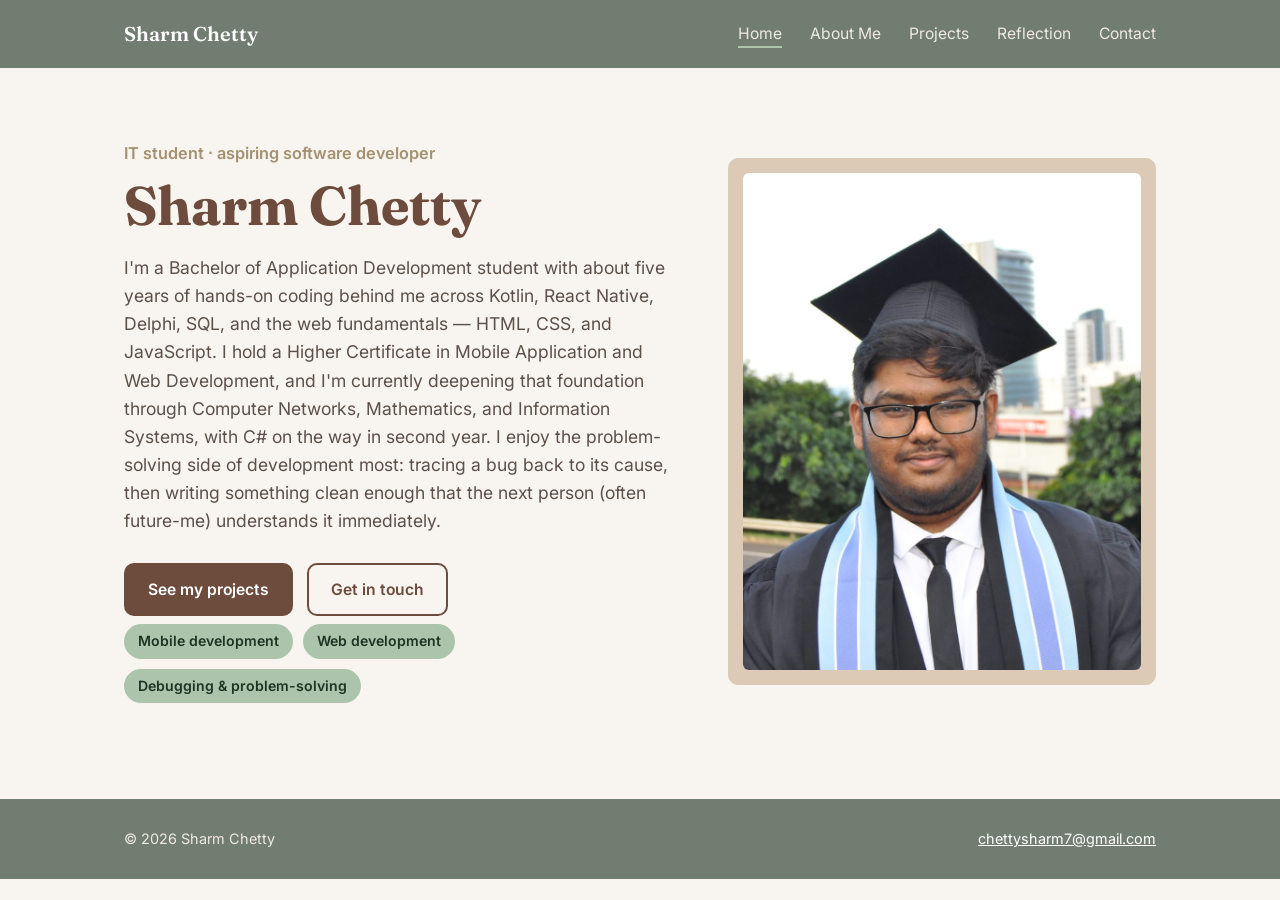
<file: index.html>
<!DOCTYPE html>
<html lang="en">
<head>
  <meta charset="UTF-8">
  <meta name="viewport" content="width=device-width, initial-scale=1.0">
  <title>Sharm Chetty — Aspiring Software Developer</title>
  <meta name="description" content="Portfolio of Sharm Chetty, an aspiring software developer and IT student specialising in mobile and web application development.">
  <link rel="preconnect" href="https://fonts.googleapis.com">
  <link href="https://fonts.googleapis.com/css2?family=Fraunces:wght@500;600;700&family=Inter:wght@400;500;600;700&display=swap" rel="stylesheet">
  <link rel="stylesheet" href="css/style.css">
</head>
<body>
  <a class="skip-link" href="#main">Skip to main content</a>

  <header class="site-header">
    <nav class="nav">
      <a class="brand" href="index.html">Sharm Chetty</a>
      <button class="nav-toggle" aria-label="Toggle navigation" aria-expanded="false">&#9776;</button>
      <ul class="nav-links">
        <li><a href="index.html" aria-current="page">Home</a></li>
        <li><a href="pages/about.html">About Me</a></li>
        <li><a href="pages/projects.html">Projects</a></li>
        <li><a href="pages/reflection.html">Reflection</a></li>
        <li><a href="pages/contact.html">Contact</a></li>
      </ul>
    </nav>
  </header>

  <main id="main">
    <section class="hero">
      <div class="wrap hero-grid">
        <div>
          <p class="eyebrow">IT student · aspiring software developer</p>
          <h1>Sharm Chetty</h1>
          <p class="lede">
            I'm a Bachelor of Application Development student with about five years of
            hands-on coding behind me across Kotlin, React Native, Delphi, SQL, and the
            web fundamentals — HTML, CSS, and JavaScript. I hold a Higher Certificate in
            Mobile Application and Web Development, and I'm currently deepening that
            foundation through Computer Networks, Mathematics, and Information Systems,
            with C# on the way in second year. I enjoy the problem-solving side of
            development most: tracing a bug back to its cause, then writing something
            clean enough that the next person (often future-me) understands it
            immediately.
          </p>
          <div class="hero-actions">
            <a class="btn btn-primary" href="pages/projects.html">See my projects</a>
            <a class="btn btn-outline" href="pages/contact.html">Get in touch</a>
          </div>
          <div class="interest-tags">
            <span class="tag">Mobile development</span>
            <span class="tag">Web development</span>
            <span class="tag">Debugging &amp; problem-solving</span>
          </div>
        </div>
        <div class="portrait-frame">
          <img src="assets/profilepicpreply.jpeg" alt="Portrait of Sharm Chetty">
        </div>
      </div>
    </section>
  </main>

  <footer class="site-footer">
    <div class="wrap">
      <span>&copy; 2026 Sharm Chetty</span>
      <span><a href="pages/contact.html">chettysharm7@gmail.com</a></span>
    </div>
  </footer>

  <script src="js/script.js"></script>
</body>
</html>
</file>
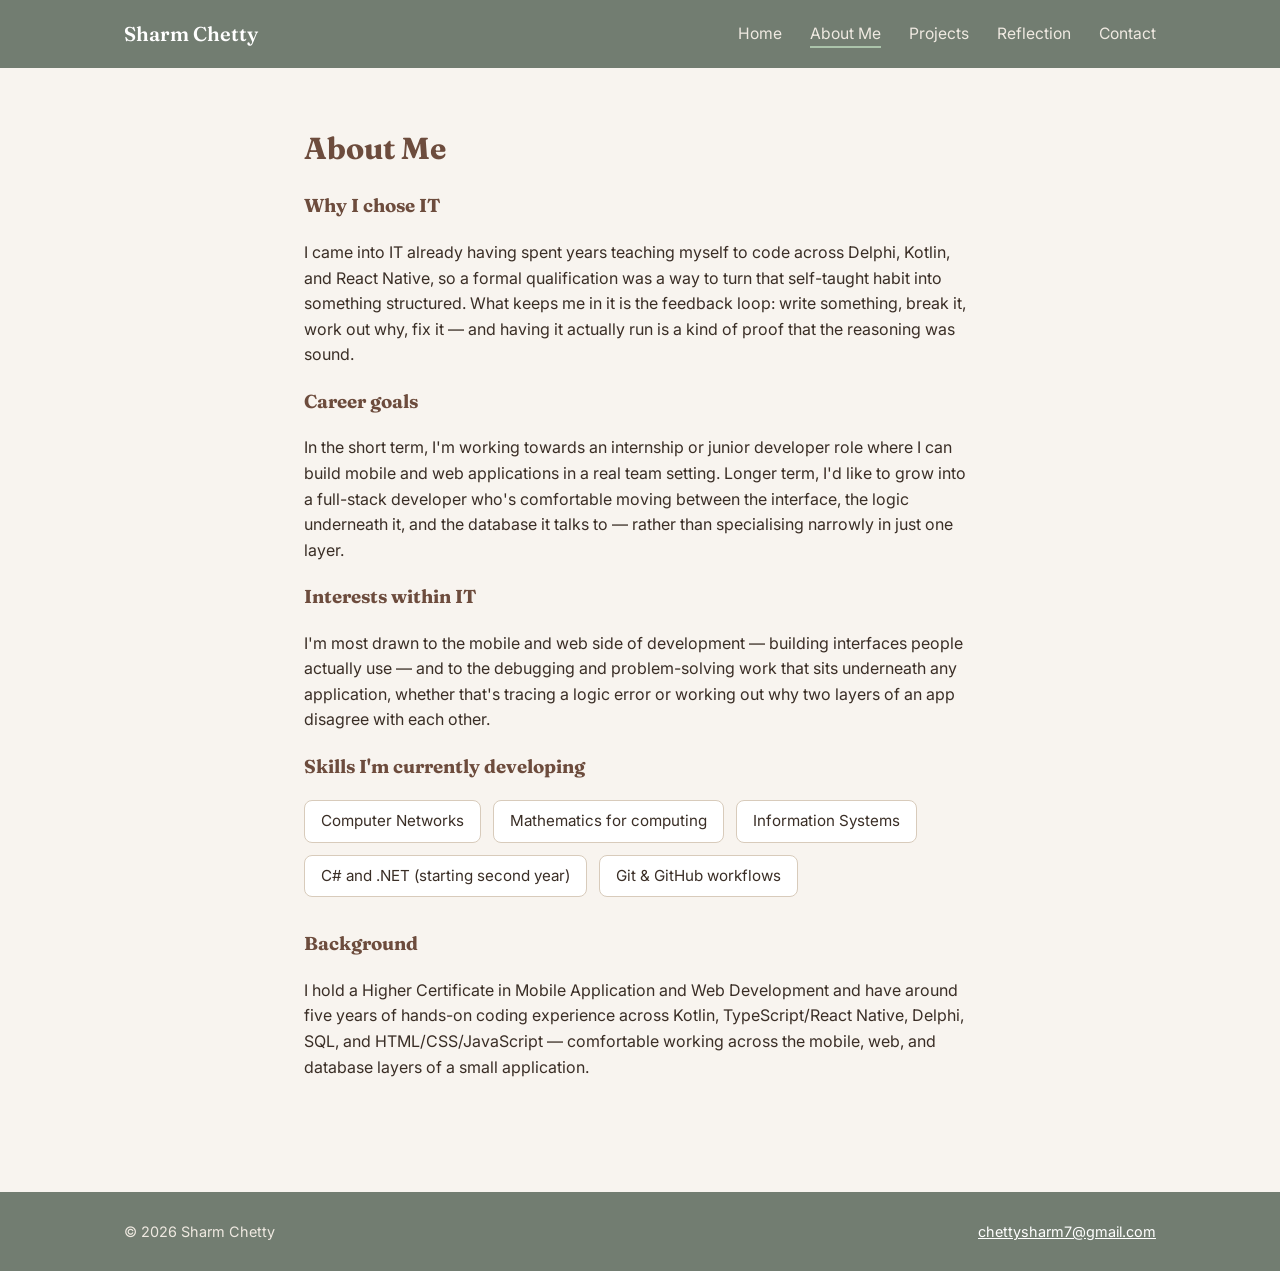
<file: pages/about.html>
<!DOCTYPE html>
<html lang="en">
<head>
  <meta charset="UTF-8">
  <meta name="viewport" content="width=device-width, initial-scale=1.0">
  <title>About Me — Sharm Chetty</title>
  <meta name="description" content="Why Sharm Chetty chose IT, career goals, and the skills currently being developed as a Bachelor of Application Development student.">
  <link rel="preconnect" href="https://fonts.googleapis.com">
  <link href="https://fonts.googleapis.com/css2?family=Fraunces:wght@500;600;700&family=Inter:wght@400;500;600;700&display=swap" rel="stylesheet">
  <link rel="stylesheet" href="../css/style.css">
</head>
<body>
  <a class="skip-link" href="#main">Skip to main content</a>

  <header class="site-header">
    <nav class="nav">
      <a class="brand" href="../index.html">Sharm Chetty</a>
      <button class="nav-toggle" aria-label="Toggle navigation" aria-expanded="false">&#9776;</button>
      <ul class="nav-links">
        <li><a href="../index.html">Home</a></li>
        <li><a href="about.html" aria-current="page">About Me</a></li>
        <li><a href="projects.html">Projects</a></li>
        <li><a href="reflection.html">Reflection</a></li>
        <li><a href="contact.html">Contact</a></li>
      </ul>
    </nav>
  </header>

  <main id="main">
    <section>
      <div class="wrap" style="max-width:72ch;">
        <h2 class="section-title">About Me</h2>

        <h3 style="font-family:var(--font-display); color:var(--espresso);">Why I chose IT</h3>
        <p>
          I came into IT already having spent years teaching myself to code across
          Delphi, Kotlin, and React Native, so a formal qualification was a way to turn
          that self-taught habit into something structured. What keeps me in it is the
          feedback loop: write something, break it, work out why, fix it — and having
          it actually run is a kind of proof that the reasoning was sound.
        </p>

        <h3 style="font-family:var(--font-display); color:var(--espresso);">Career goals</h3>
        <p>
          In the short term, I'm working towards an internship or junior developer
          role where I can build mobile and web applications in a real team setting.
          Longer term, I'd like to grow into a full-stack developer who's comfortable
          moving between the interface, the logic underneath it, and the database it
          talks to — rather than specialising narrowly in just one layer.
        </p>

        <h3 style="font-family:var(--font-display); color:var(--espresso);">Interests within IT</h3>
        <p>
          I'm most drawn to the mobile and web side of development — building
          interfaces people actually use — and to the debugging and problem-solving
          work that sits underneath any application, whether that's tracing a logic
          error or working out why two layers of an app disagree with each other.
        </p>

        <h3 style="font-family:var(--font-display); color:var(--espresso);">Skills I'm currently developing</h3>
        <ul class="skills-list">
          <li>Computer Networks</li>
          <li>Mathematics for computing</li>
          <li>Information Systems</li>
          <li>C# and .NET (starting second year)</li>
          <li>Git &amp; GitHub workflows</li>
        </ul>

        <h3 style="font-family:var(--font-display); color:var(--espresso); margin-top:32px;">Background</h3>
        <p>
          I hold a Higher Certificate in Mobile Application and Web Development and
          have around five years of hands-on coding experience across Kotlin,
          TypeScript/React Native, Delphi, SQL, and HTML/CSS/JavaScript — comfortable
          working across the mobile, web, and database layers of a small application.
        </p>
      </div>
    </section>
  </main>

  <footer class="site-footer">
    <div class="wrap">
      <span>&copy; 2026 Sharm Chetty</span>
      <span><a href="contact.html">chettysharm7@gmail.com</a></span>
    </div>
  </footer>

  <script src="../js/script.js"></script>
</body>
</html>
</file>
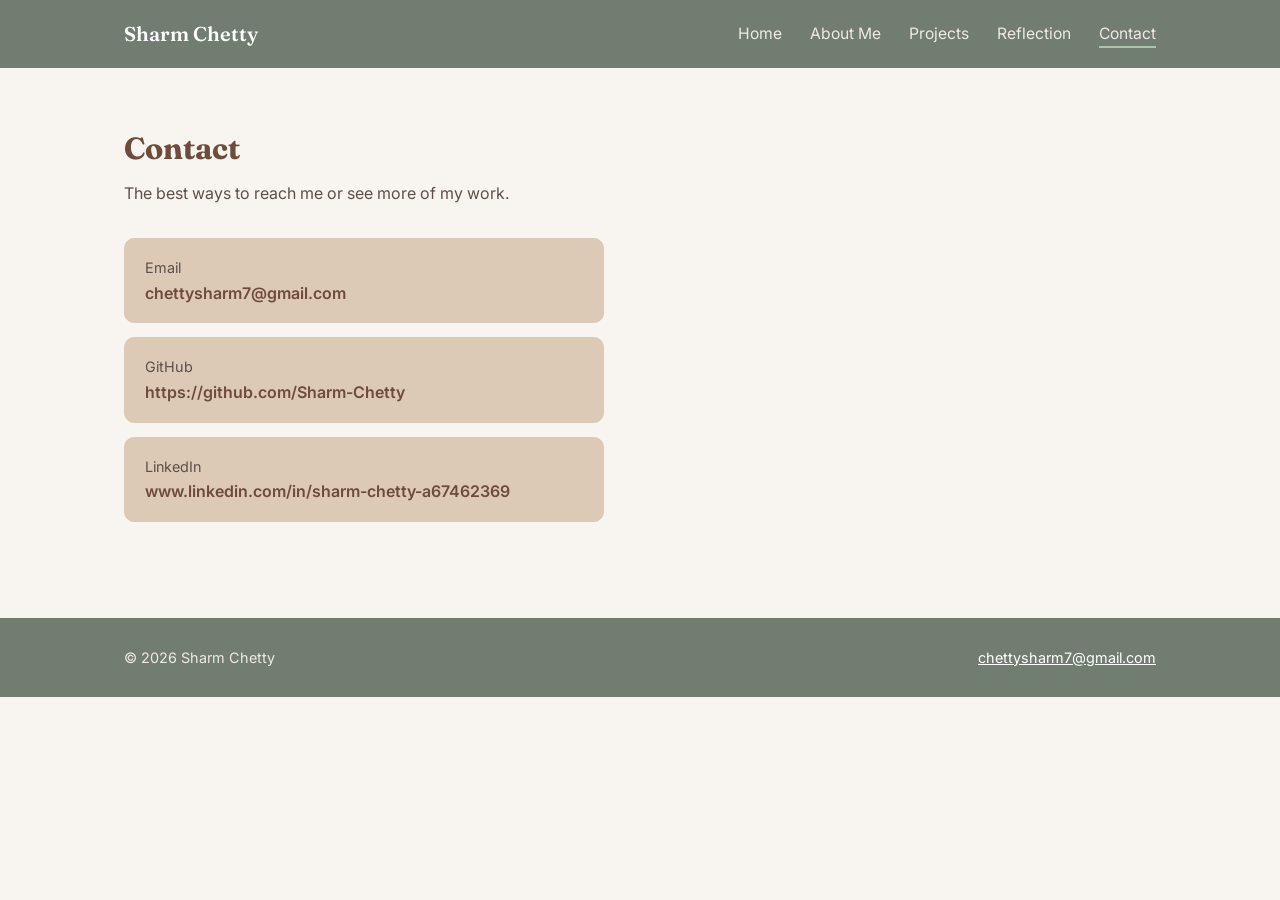
<file: pages/contact.html>
<!DOCTYPE html>
<html lang="en">
<head>
  <meta charset="UTF-8">
  <meta name="viewport" content="width=device-width, initial-scale=1.0">
  <title>Contact — Sharm Chetty</title>
  <meta name="description" content="Get in touch with Sharm Chetty via email, GitHub, or LinkedIn.">
  <link rel="preconnect" href="https://fonts.googleapis.com">
  <link href="https://fonts.googleapis.com/css2?family=Fraunces:wght@500;600;700&family=Inter:wght@400;500;600;700&display=swap" rel="stylesheet">
  <link rel="stylesheet" href="../css/style.css">
</head>       
<body>
  <a class="skip-link" href="#main">Skip to main content</a>

  <header class="site-header">
    <nav class="nav">
      <a class="brand" href="../index.html">Sharm Chetty</a>
      <button class="nav-toggle" aria-label="Toggle navigation" aria-expanded="false">&#9776;</button>
      <ul class="nav-links">
        <li><a href="../index.html">Home</a></li>
        <li><a href="about.html">About Me</a></li>
        <li><a href="projects.html">Projects</a></li>
        <li><a href="reflection.html">Reflection</a></li>
        <li><a href="contact.html" aria-current="page">Contact</a></li>
      </ul>
    </nav>
  </header>

  <main id="main">
    <section>
      <div class="wrap">
        <h2 class="section-title">Contact</h2>
        <p class="section-intro">
          The best ways to reach me or see more of my work.
        </p>

        <ul class="contact-list">
          <li>
            <span>
              <span class="label">Email</span><br>
              <a href="mailto:chettysharm7@gmail.com">chettysharm7@gmail.com</a>
            </span>
          </li>
          <li>
            <span>
              <span class="label">GitHub</span><br>
              <a href="https://github.com/Sharm-Chetty" target="_blank" rel="noopener">https://github.com/Sharm-Chetty</a>
            </span>
          </li>
          <li>
            <span>
              <span class="label">LinkedIn</span><br>
              <a href="https://www.linkedin.com/in/sharm-chetty-a67462369" target="_blank" rel="noopener">www.linkedin.com/in/sharm-chetty-a67462369</a>
            </span>
          </li>
        </ul>
      </div>
    </section>
  </main>

  <footer class="site-footer">
    <div class="wrap">
      <span>&copy; 2026 Sharm Chetty</span>
      <span><a href="contact.html">chettysharm7@gmail.com</a></span>
    </div>
  </footer>

  <script src="../js/script.js"></script>
</body>
</html>
</file>
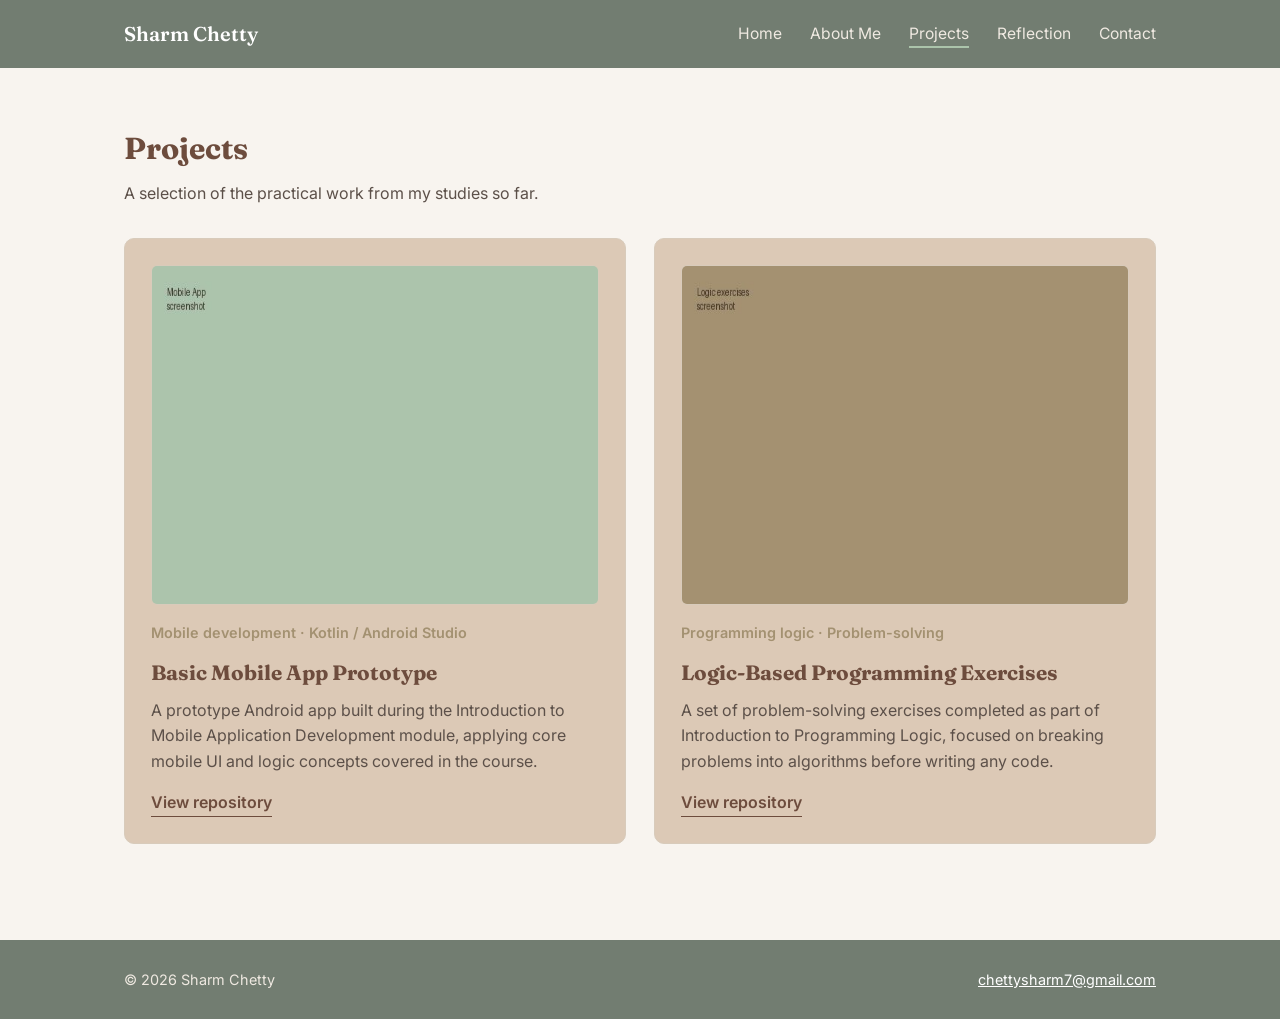
<file: pages/projects.html>
<!DOCTYPE html>
<html lang="en">
<head>
  <meta charset="UTF-8">
  <meta name="viewport" content="width=device-width, initial-scale=1.0">
  <title>Projects — Sharm Chetty</title>
  <meta name="description" content="A showcase of Sharm Chetty's mobile and web development projects, built while studying towards a Bachelor of Application Development.">
  <link rel="preconnect" href="https://fonts.googleapis.com">
  <link href="https://fonts.googleapis.com/css2?family=Fraunces:wght@500;600;700&family=Inter:wght@400;500;600;700&display=swap" rel="stylesheet">
  <link rel="stylesheet" href="../css/style.css">
</head>
<body>
  <a class="skip-link" href="#main">Skip to main content</a>

  <header class="site-header">
    <nav class="nav">
      <a class="brand" href="../index.html">Sharm Chetty</a>
      <button class="nav-toggle" aria-label="Toggle navigation" aria-expanded="false">&#9776;</button>
      <ul class="nav-links">
        <li><a href="../index.html">Home</a></li>
        <li><a href="about.html">About Me</a></li>
        <li><a href="projects.html" aria-current="page">Projects</a></li>
        <li><a href="reflection.html">Reflection</a></li>
        <li><a href="contact.html">Contact</a></li>
      </ul>
    </nav>
  </header>

  <main id="main">
    <section>
      <div class="wrap">
        <h2 class="section-title">Projects</h2>
        <p class="section-intro">
          A selection of the practical work from my studies so far.
        </p>

        <div class="grid-2">
          <article class="card">
            <img src="../assets/project-mobile-app.jpg" alt="Screen from the Basic Mobile App Prototype" width="600" height="340">
            <p class="meta">Mobile development · Kotlin / Android Studio</p>
            <h3>Basic Mobile App Prototype</h3>
            <p>
              A prototype Android app built during the Introduction to Mobile Application
              Development module, applying core mobile UI and logic concepts covered in
              the course.
            </p>
            <div class="card-links">
              <a href="https://github.com/Sharm-Chetty/basic-mobile-app-prototype" target="_blank" rel="noopener">View repository</a>
            </div>
          </article>

          <article class="card">
            <img src="../assets/project-logic-exercises.jpg" alt="Sample output from the logic-based programming exercises" width="600" height="340">
            <p class="meta">Programming logic · Problem-solving</p>
            <h3>Logic-Based Programming Exercises</h3>
            <p>
              A set of problem-solving exercises completed as part of Introduction to
              Programming Logic, focused on breaking problems into algorithms before
              writing any code.
            </p>
            <div class="card-links">
              <a href="https://github.com/Sharm-Chetty/logic-programming-exercises" target="_blank" rel="noopener">View repository</a>
            </div>
          </article>
        </div>
      </div>
    </section>
  </main>

  <footer class="site-footer">
    <div class="wrap">
      <span>&copy; 2026 Sharm Chetty</span>
      <span><a href="contact.html">chettysharm7@gmail.com</a></span>
    </div>
  </footer>

  <script src="../js/script.js"></script>
</body>
</html>
</file>
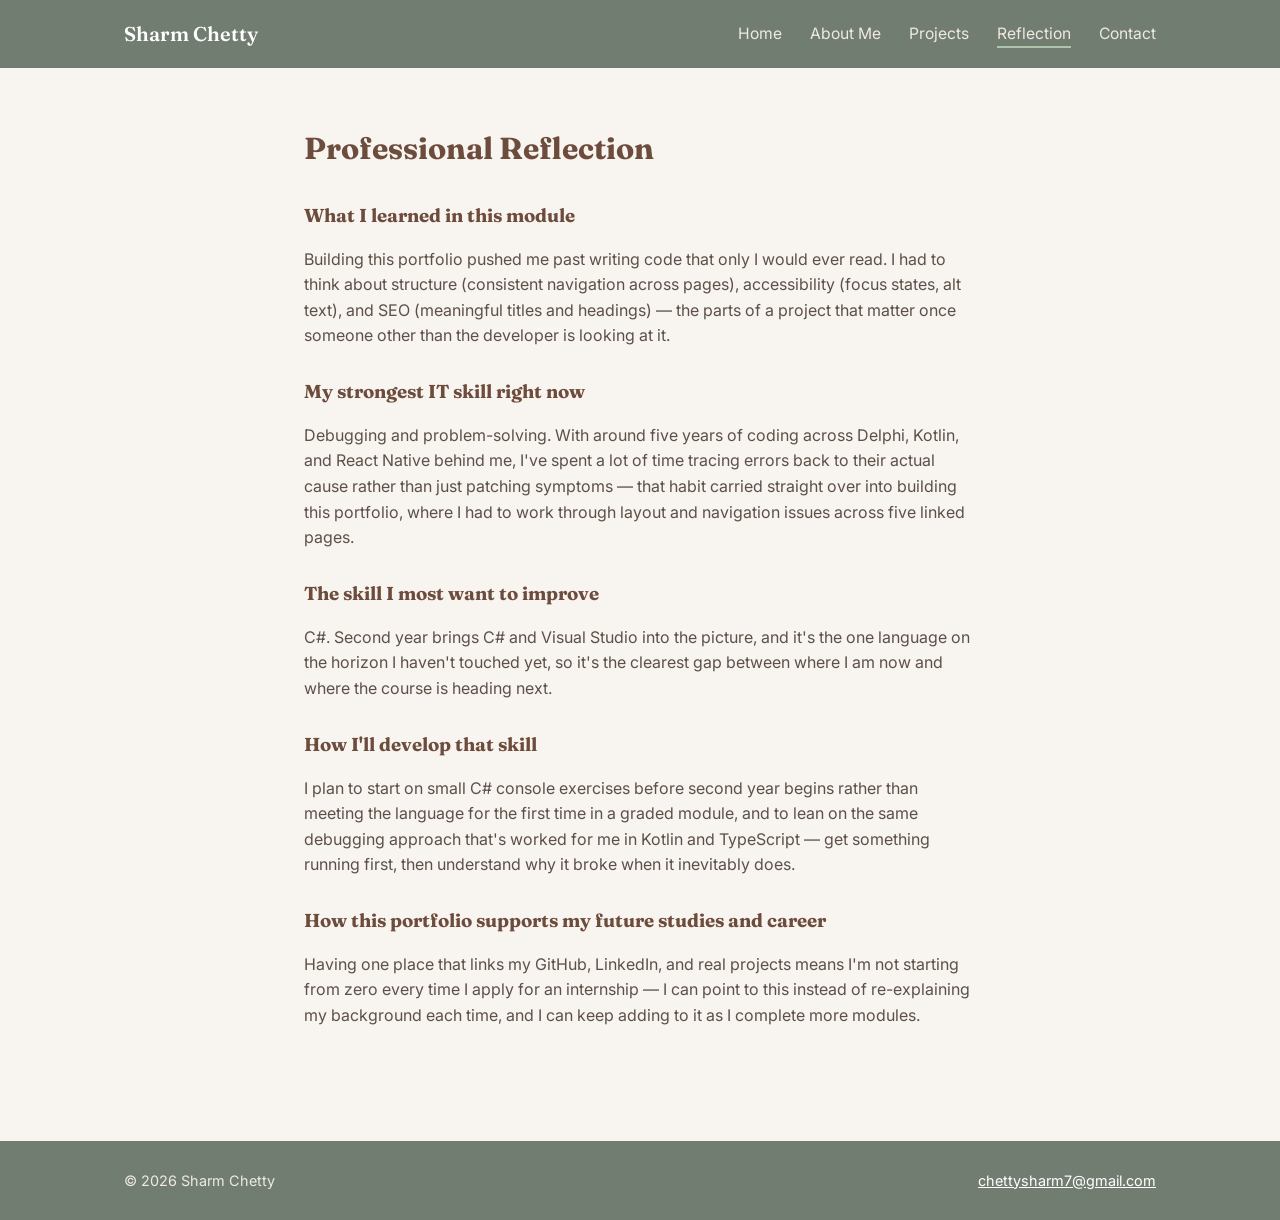
<file: pages/reflection.html>
<!DOCTYPE html>
<html lang="en">
<head>
  <meta charset="UTF-8">
  <meta name="viewport" content="width=device-width, initial-scale=1.0">
  <title>Professional Reflection — Sharm Chetty</title>
  <meta name="description" content="Sharm Chetty's reflection on the ITPP5112 module: skills gained, strengths, growth areas, and next steps.">
  <link rel="preconnect" href="https://fonts.googleapis.com">
  <link href="https://fonts.googleapis.com/css2?family=Fraunces:wght@500;600;700&family=Inter:wght@400;500;600;700&display=swap" rel="stylesheet">
  <link rel="stylesheet" href="../css/style.css">
</head>
<body>
  <a class="skip-link" href="#main">Skip to main content</a>

  <header class="site-header">
    <nav class="nav">
      <a class="brand" href="../index.html">Sharm Chetty</a>
      <button class="nav-toggle" aria-label="Toggle navigation" aria-expanded="false">&#9776;</button>
      <ul class="nav-links">
        <li><a href="../index.html">Home</a></li>
        <li><a href="about.html">About Me</a></li>
        <li><a href="projects.html">Projects</a></li>
        <li><a href="reflection.html" aria-current="page">Reflection</a></li>
        <li><a href="contact.html">Contact</a></li>
      </ul>
    </nav>
  </header>

  <main id="main">
    <section>
      <div class="wrap reflection-block">
        <h2 class="section-title">Professional Reflection</h2>
        <h3>What I learned in this module</h3>
        <p>
          Building this portfolio pushed me past writing code that only I would ever
          read. I had to think about structure (consistent navigation across pages),
          accessibility (focus states, alt text), and SEO (meaningful titles and
          headings) — the parts of a project that matter once someone other than the
          developer is looking at it.
        </p>

        <h3>My strongest IT skill right now</h3>
        <p>
          Debugging and problem-solving. With around five years of coding across
          Delphi, Kotlin, and React Native behind me, I've spent a lot of time tracing
          errors back to their actual cause rather than just patching symptoms — that
          habit carried straight over into building this portfolio, where I had to
          work through layout and navigation issues across five linked pages.
        </p>

        <h3>The skill I most want to improve</h3>
        <p>
          C#. Second year brings C# and Visual Studio into the picture, and it's the
          one language on the horizon I haven't touched yet, so it's the clearest gap
          between where I am now and where the course is heading next.
        </p>

        <h3>How I'll develop that skill</h3>
        <p>
          I plan to start on small C# console exercises before second year begins
          rather than meeting the language for the first time in a graded module,
          and to lean on the same debugging approach that's worked for me in Kotlin
          and TypeScript — get something running first, then understand why it broke
          when it inevitably does.
        </p>

        <h3>How this portfolio supports my future studies and career</h3>
        <p>
          Having one place that links my GitHub, LinkedIn, and real projects means I'm
          not starting from zero every time I apply for an internship — I can point to
          this instead of re-explaining my background each time, and I can keep adding
          to it as I complete more modules.
        </p>
      </div>
    </section>
  </main>

  <footer class="site-footer">
    <div class="wrap">
      <span>&copy; 2026 Sharm Chetty</span>
      <span><a href="contact.html">chettysharm7@gmail.com</a></span>
    </div>
  </footer>

  <script src="../js/script.js"></script>
</body>
</html>
</file>
<file: css/style.css>
/* =========================================================
   Sharm Chetty — Portfolio
   Palette: Cozy Earthtones
   Sage #ABC4AB · Tan #A39171 · Cream #DCC9B6 · Slate #727D71 · Espresso #6D4C3D
   ========================================================= */

:root {
  --sage: #ABC4AB;
  --tan: #A39171;
  --cream: #DCC9B6;
  --slate: #727D71;
  --espresso: #6D4C3D;

  --bg: #F8F4EF;          /* soft base, lighter than the cream swatch so text stays legible */
  --surface: var(--cream);
  --ink: #3A2E26;         /* warm near-black, not pure black */
  --ink-soft: #5C5049;
  --line: #D8CBBB;

  --font-display: "Fraunces", Georgia, "Times New Roman", serif;
  --font-body: "Inter", -apple-system, Segoe UI, Roboto, sans-serif;

  --radius: 10px;
  --max: 1080px;
}

* { box-sizing: border-box; }

html { scroll-behavior: smooth; }

body {
  margin: 0;
  background: var(--bg);
  color: var(--ink);
  font-family: var(--font-body);
  line-height: 1.6;
  -webkit-font-smoothing: antialiased;
}

img { max-width: 100%; display: block; }

a { color: inherit; }

.wrap {
  max-width: var(--max);
  margin: 0 auto;
  padding: 0 24px;
}

/* ---------- Skip link (accessibility) ---------- */
.skip-link {
  position: absolute;
  left: -999px;
  top: 0;
  background: var(--espresso);
  color: #fff;
  padding: 10px 16px;
  z-index: 100;
}
.skip-link:focus { left: 12px; top: 12px; }

/* ---------- Header / nav ---------- */
.site-header {
  background: var(--slate);
  color: #fff;
}
.nav {
  display: flex;
  align-items: center;
  justify-content: space-between;
  padding: 18px 24px;
  max-width: var(--max);
  margin: 0 auto;
}
.brand {
  font-family: var(--font-display);
  font-size: 1.25rem;
  font-weight: 600;
  text-decoration: none;
  color: #fff;
}
.nav-links {
  display: flex;
  gap: 28px;
  list-style: none;
  margin: 0;
  padding: 0;
}
.nav-links a {
  text-decoration: none;
  color: #EFE9E1;
  font-size: 0.98rem;
  border-bottom: 2px solid transparent;
  padding-bottom: 3px;
  transition: border-color 0.15s ease;
}
.nav-links a:hover,
.nav-links a:focus-visible,
.nav-links a[aria-current="page"] {
  border-color: var(--sage);
}
.nav-toggle {
  display: none;
  background: none;
  border: 1px solid rgba(255,255,255,0.4);
  border-radius: 6px;
  color: #fff;
  font-size: 1.4rem;
  padding: 4px 10px;
}

@media (max-width: 720px) {
  .nav-toggle { display: block; }
  .nav-links {
    position: absolute;
    top: 100%;
    left: 0;
    right: 0;
    flex-direction: column;
    background: var(--slate);
    padding: 12px 24px 20px;
    gap: 14px;
    display: none;
  }
  .nav-links.open { display: flex; }
  .nav { position: relative; }
}

/* ---------- Buttons ---------- */
.btn {
  display: inline-block;
  padding: 12px 22px;
  border-radius: var(--radius);
  text-decoration: none;
  font-weight: 600;
  font-size: 0.98rem;
  border: 2px solid transparent;
}
.btn-primary {
  background: var(--espresso);
  color: #fff;
}
.btn-primary:hover { background: #5b3e31; }
.btn-outline {
  border-color: var(--espresso);
  color: var(--espresso);
  background: transparent;
}
.btn-outline:hover { background: var(--espresso); color: #fff; }

/* ---------- Hero (home) ---------- */
.hero {
  padding: 72px 0 56px;
}
.hero-grid {
  display: grid;
  grid-template-columns: 1.3fr 1fr;
  gap: 48px;
  align-items: center;
}
.eyebrow {
  color: var(--tan);
  font-weight: 600;
  margin: 0 0 10px;
  font-size: 1.02rem;
}
.hero h1 {
  font-family: var(--font-display);
  font-size: clamp(2.2rem, 4.5vw, 3.4rem);
  line-height: 1.1;
  margin: 0 0 18px;
  color: var(--espresso);
}
.hero p.lede {
  font-size: 1.1rem;
  color: var(--ink-soft);
  max-width: 56ch;
  margin: 0 0 28px;
}
.hero-actions { display: flex; gap: 14px; flex-wrap: wrap; }

.portrait-frame {
  background: var(--surface);
  border-radius: var(--radius);
  padding: 14px;
  border: 1px solid var(--line);
}
.portrait-frame img {
  border-radius: 6px;
  aspect-ratio: 4/5;
  object-fit: cover;
  width: 100%;
}

.interest-tags {
  display: flex;
  flex-wrap: wrap;
  gap: 10px;
  margin-top: 8px;
}
.tag {
  background: var(--sage);
  color: #1f3323;
  padding: 6px 14px;
  border-radius: 999px;
  font-size: 0.88rem;
  font-weight: 600;
}

/* ---------- Sections ---------- */
section { padding: 56px 0; }
section + section { border-top: 1px solid var(--line); }

h2.section-title {
  font-family: var(--font-display);
  font-size: 1.9rem;
  color: var(--espresso);
  margin: 0 0 8px;
}
p.section-intro {
  color: var(--ink-soft);
  max-width: 62ch;
  margin: 0 0 32px;
}

/* ---------- Cards (projects, skills) ---------- */
.grid-2 {
  display: grid;
  grid-template-columns: repeat(2, 1fr);
  gap: 28px;
}
@media (max-width: 720px) {
  .grid-2 { grid-template-columns: 1fr; }
  .hero-grid { grid-template-columns: 1fr; }
}

.card {
  background: var(--surface);
  border: 1px solid var(--line);
  border-radius: var(--radius);
  padding: 26px;
}
.card h3 {
  font-family: var(--font-display);
  margin: 0 0 8px;
  color: var(--espresso);
  font-size: 1.3rem;
}
.card .meta {
  color: var(--tan);
  font-weight: 600;
  font-size: 0.9rem;
  margin: 0 0 12px;
}
.card p { color: var(--ink-soft); margin: 0 0 16px; }
.card img {
  border-radius: 6px;
  margin-bottom: 16px;
  border: 1px solid var(--line);
}
.card-links { display: flex; gap: 16px; }
.card-links a {
  color: var(--espresso);
  font-weight: 600;
  text-decoration: none;
  border-bottom: 1px solid var(--espresso);
}

/* ---------- Skills list ---------- */
.skills-list {
  display: flex;
  flex-wrap: wrap;
  gap: 12px;
  list-style: none;
  padding: 0;
  margin: 0;
}
.skills-list li {
  background: #fff;
  border: 1px solid var(--line);
  padding: 8px 16px;
  border-radius: 8px;
  font-size: 0.95rem;
}

/* ---------- Reflection ---------- */
.reflection-block { max-width: 72ch; }
.reflection-block h3 {
  font-family: var(--font-display);
  color: var(--espresso);
  margin: 28px 0 8px;
}
.reflection-block p { color: var(--ink-soft); }

/* ---------- Contact ---------- */
.contact-list {
  list-style: none;
  padding: 0;
  margin: 0;
  display: grid;
  gap: 14px;
  max-width: 480px;
}
.contact-list li {
  display: flex;
  justify-content: space-between;
  align-items: center;
  background: var(--surface);
  border: 1px solid var(--line);
  padding: 16px 20px;
  border-radius: var(--radius);
}
.contact-list .label { color: var(--ink-soft); font-size: 0.9rem; }
.contact-list a { font-weight: 600; text-decoration: none; color: var(--espresso); }

/* ---------- Footer ---------- */
.site-footer {
  background: var(--slate);
  color: #EFE9E1;
  padding: 28px 0;
  margin-top: 40px;
  font-size: 0.9rem;
}
.site-footer .wrap {
  display: flex;
  justify-content: space-between;
  flex-wrap: wrap;
  gap: 10px;
}
.site-footer a { color: #fff; text-decoration: underline; }

/* ---------- Focus visibility ---------- */
a:focus-visible, button:focus-visible {
  outline: 3px solid var(--sage);
  outline-offset: 2px;
}

/* ---------- Reduced motion ---------- */
@media (prefers-reduced-motion: reduce) {
  html { scroll-behavior: auto; }
}

/* ---------- TODO markers ---------- */
.todo {
  display: inline-block;
  background: #FCEFC7;
  border: 1px dashed #C9A227;
  color: #6b5a12;
  padding: 2px 8px;
  border-radius: 4px;
  font-size: 0.82rem;
  font-weight: 600;
}
</file>
